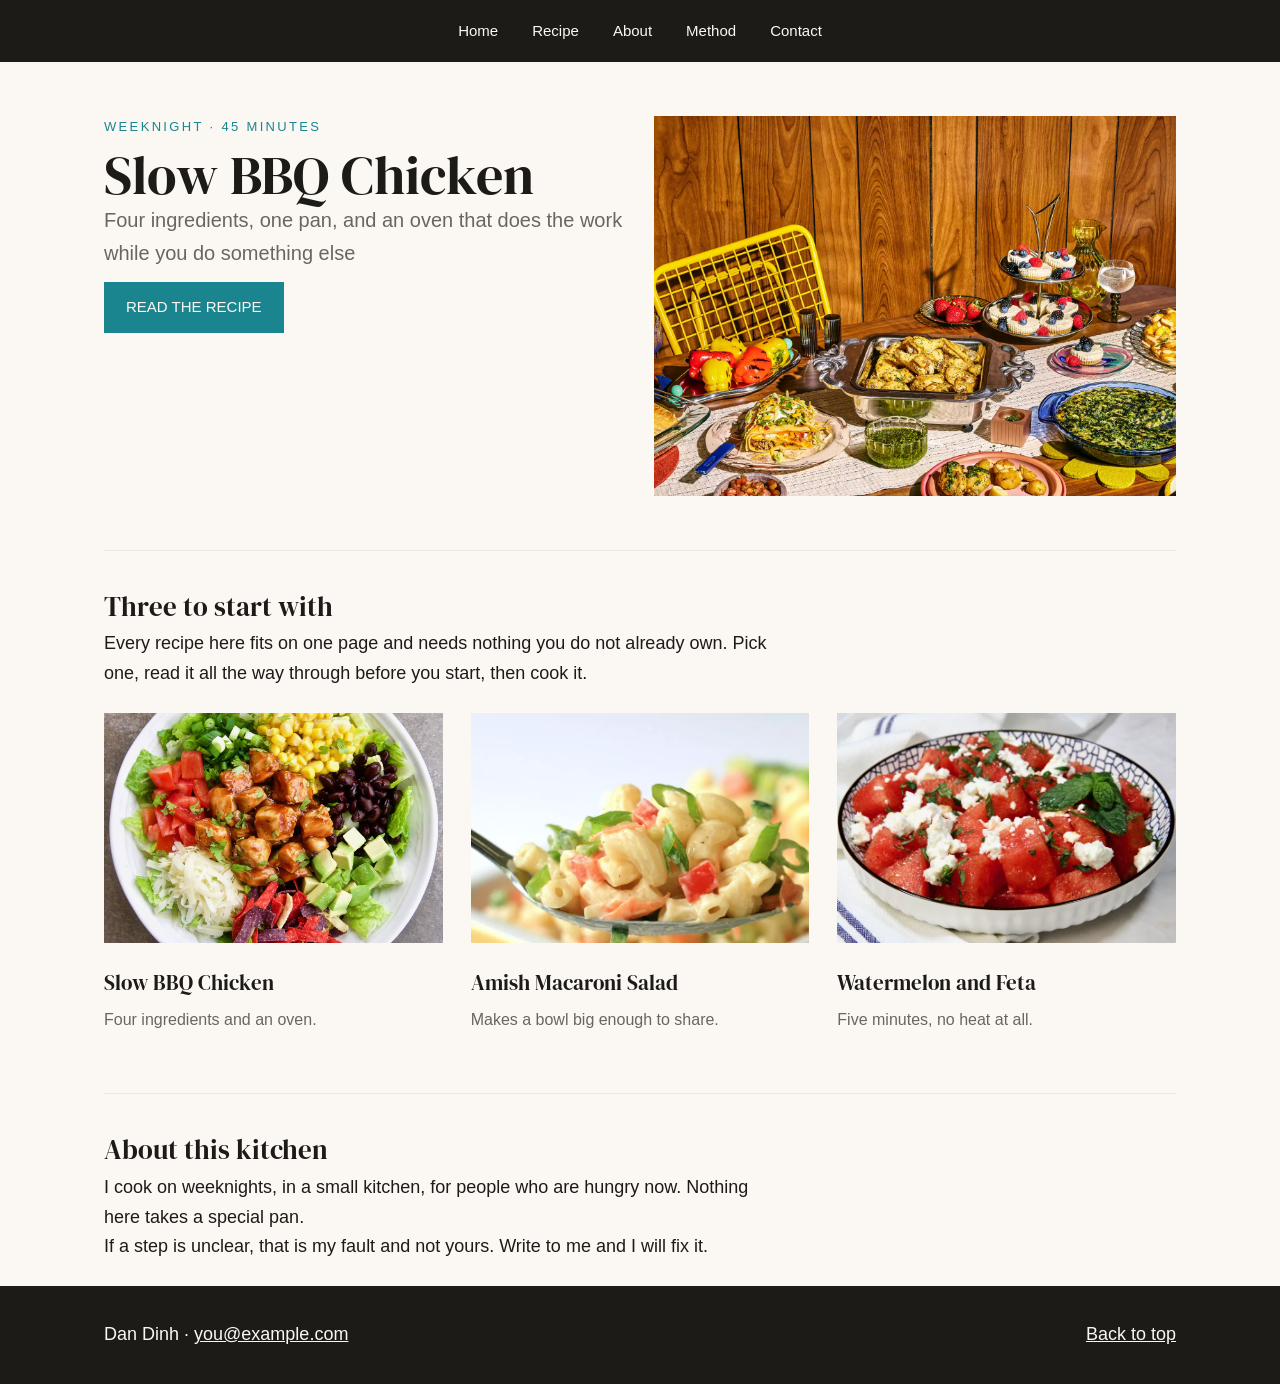
<file: index.html>
<!DOCTYPE html>
<html lang="en">
<head>
    <meta charset="UTF-8">
    <meta name="viewport" content="width=device-width, initial-scale=1.0">
    <title>Jen's Kitchen</title>
    
    <link rel="preconnect" href="https://fonts.googleapis.com">
    <link rel="preconnect" href="https://fonts.gstatic.com" crossorigin>
    <link href="https://fonts.googleapis.com/css2?family=DM+Serif+Display:ital@0;1&display=swap" rel="stylesheet">

    <link rel="stylesheet" href="css/styles.css">
</head>
<body id="top">
    <nav class="site-nav">
        <ul>
            <li>
                <a href="index.html">Home</a>
            </li>
            <li>
                <a href="#cards">Recipe</a>
            </li>
            <li>
                <a href="#about">About</a>
            </li>
            <li>
                <a href="#method">Method</a>
            </li>
            <li>
                <a href="mailto:you@example.com">Contact</a>
            </li>
        </ul>
    </nav>

    <main>
        <header class="hero">
            <div>
                <p class="eyebrow">Weeknight &middot; 45 minutes</p>
                <h1>Slow BBQ Chicken</h1>
                <p class="lede"> Four ingredients, one pan, and an oven that does the work while you do something else</p>
                <a class="button" href="recipes/bbq-chicken.html">Read the recipe</a>
            </div>
            <img src="images/homepage.webp" alt="A plate of BBQ chicken">
        </header>

        <section class="section-head" id="cards">
            <h2>Three to start with</h2>
            <p>Every recipe here fits on one page and needs nothing you do not already own. Pick one, read it all the way through before you start, then cook it.</p>
        </section>

        <section class="cards">
            <article class="card">
                <img src="images/bbq-chicken-card.jpeg" alt="BBQ chicken thighs">
                <h3>Slow BBQ Chicken</h3>
                <p>Four ingredients and an oven.</p>
            </article>

            <article class="card">
                <img src="images/amish-macaroni-salad-card.webp" alt="A bowl of macaroni salad">
                <h3>Amish Macaroni Salad</h3>
                <p>Makes a bowl big enough to share.</p>
            </article>

            <article class="card">
                <img src="images/Watermelon-salad-card.webp" alt="Watermelon with feta and mint">
                <h3>Watermelon and Feta</h3>
                <p>Five minutes, no heat at all.</p>
            </article>
        </section>

        <section class="section-head" id="about">
            <h2>About this kitchen</h2>
            <p>I cook on weeknights, in a small kitchen, for people who are hungry now. Nothing here takes a special pan.</p>
            <p>If a step is unclear, that is my fault and not yours. Write to me and I will fix it.</p>
        </section>

    </main>

    <footer class="site-footer">
        <div class="inner">
            <p>Dan Dinh &middot; <a href=mailto:you@example.com>you@example.com</a></p>
            <p class="right"><a href="atop">Back to top</a></p>
        </div>
    </footer>

</body>
</html>
</file>
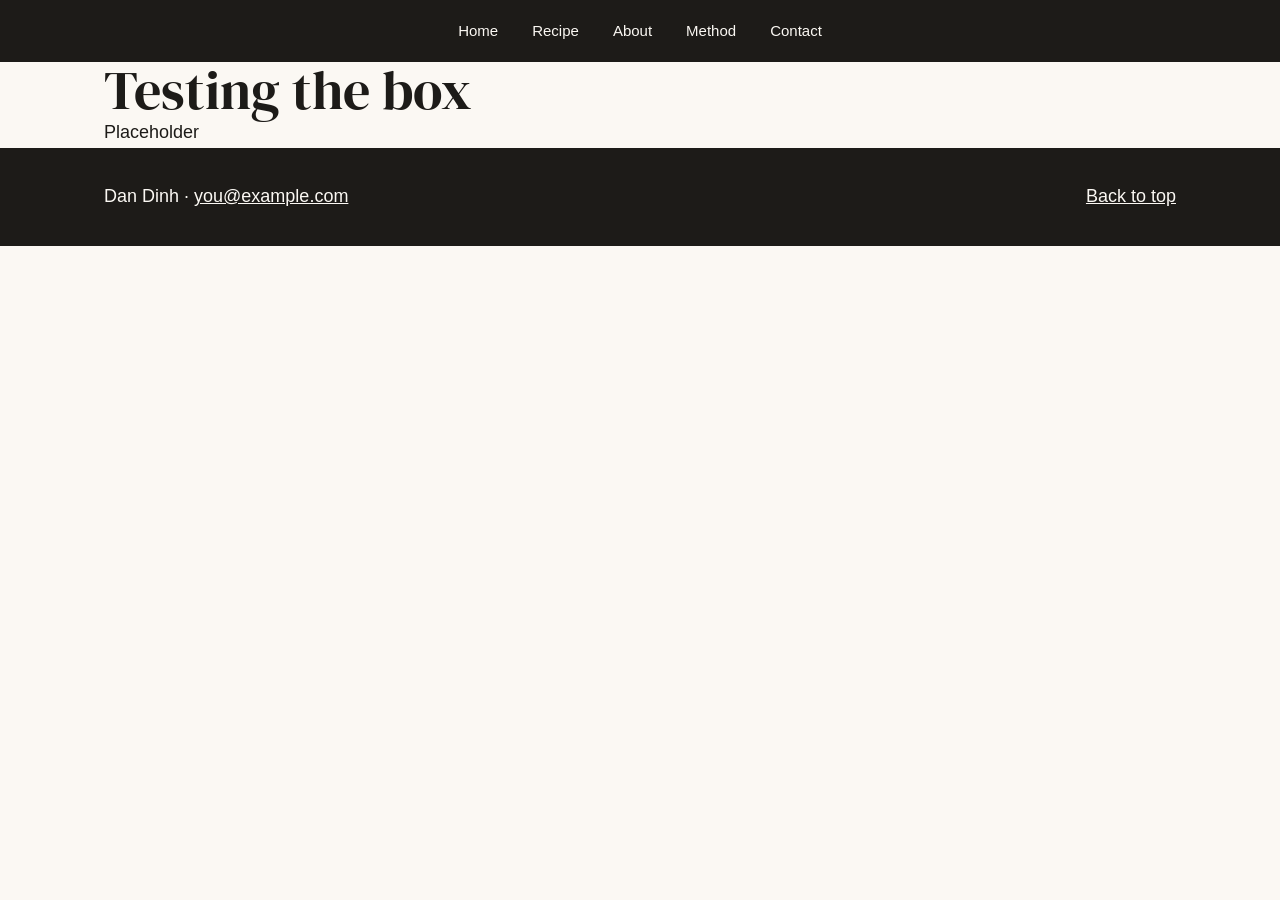
<file: template.html>
<!DOCTYPE html>
<html lang="en">
<head>
    <meta charset="UTF-8">
    <meta name="viewport" content="width=device-width, initial-scale=1.0">
    <title>Document</title>
    
    <link rel="preconnect" href="https://fonts.googleapis.com">
    <link rel="preconnect" href="https://fonts.gstatic.com" crossorigin>
    <link href="https://fonts.googleapis.com/css2?family=DM+Serif+Display:ital@0;1&display=swap" rel="stylesheet">

    <link rel="stylesheet" href="css/styles.css">
</head>
<body id="top">
    <nav class="site-nav">
        <ul>
            <li>
                <a href="index.html">Home</a>
            </li>
            <li>
                <a href="#cards">Recipe</a>
            </li>
            <li>
                <a href="#about">About</a>
            </li>
            <li>
                <a href="#method">Method</a>
            </li>
            <li>
                <a href="mailto:you@example.com">Contact</a>
            </li>
        </ul>
    </nav>

    <main>
        <h1>Testing the box</h1>
        <p>Placeholder</p>
    </main>

    <footer class="site-footer">
        <div class="inner">
            <p>Dan Dinh &middot; <a href=mailto:you@example.com>you@example.com</a></p>
            <p class="right"><a href="atop">Back to top</a></p>
        </div>
    </footer>

</body>
</html>
</file>
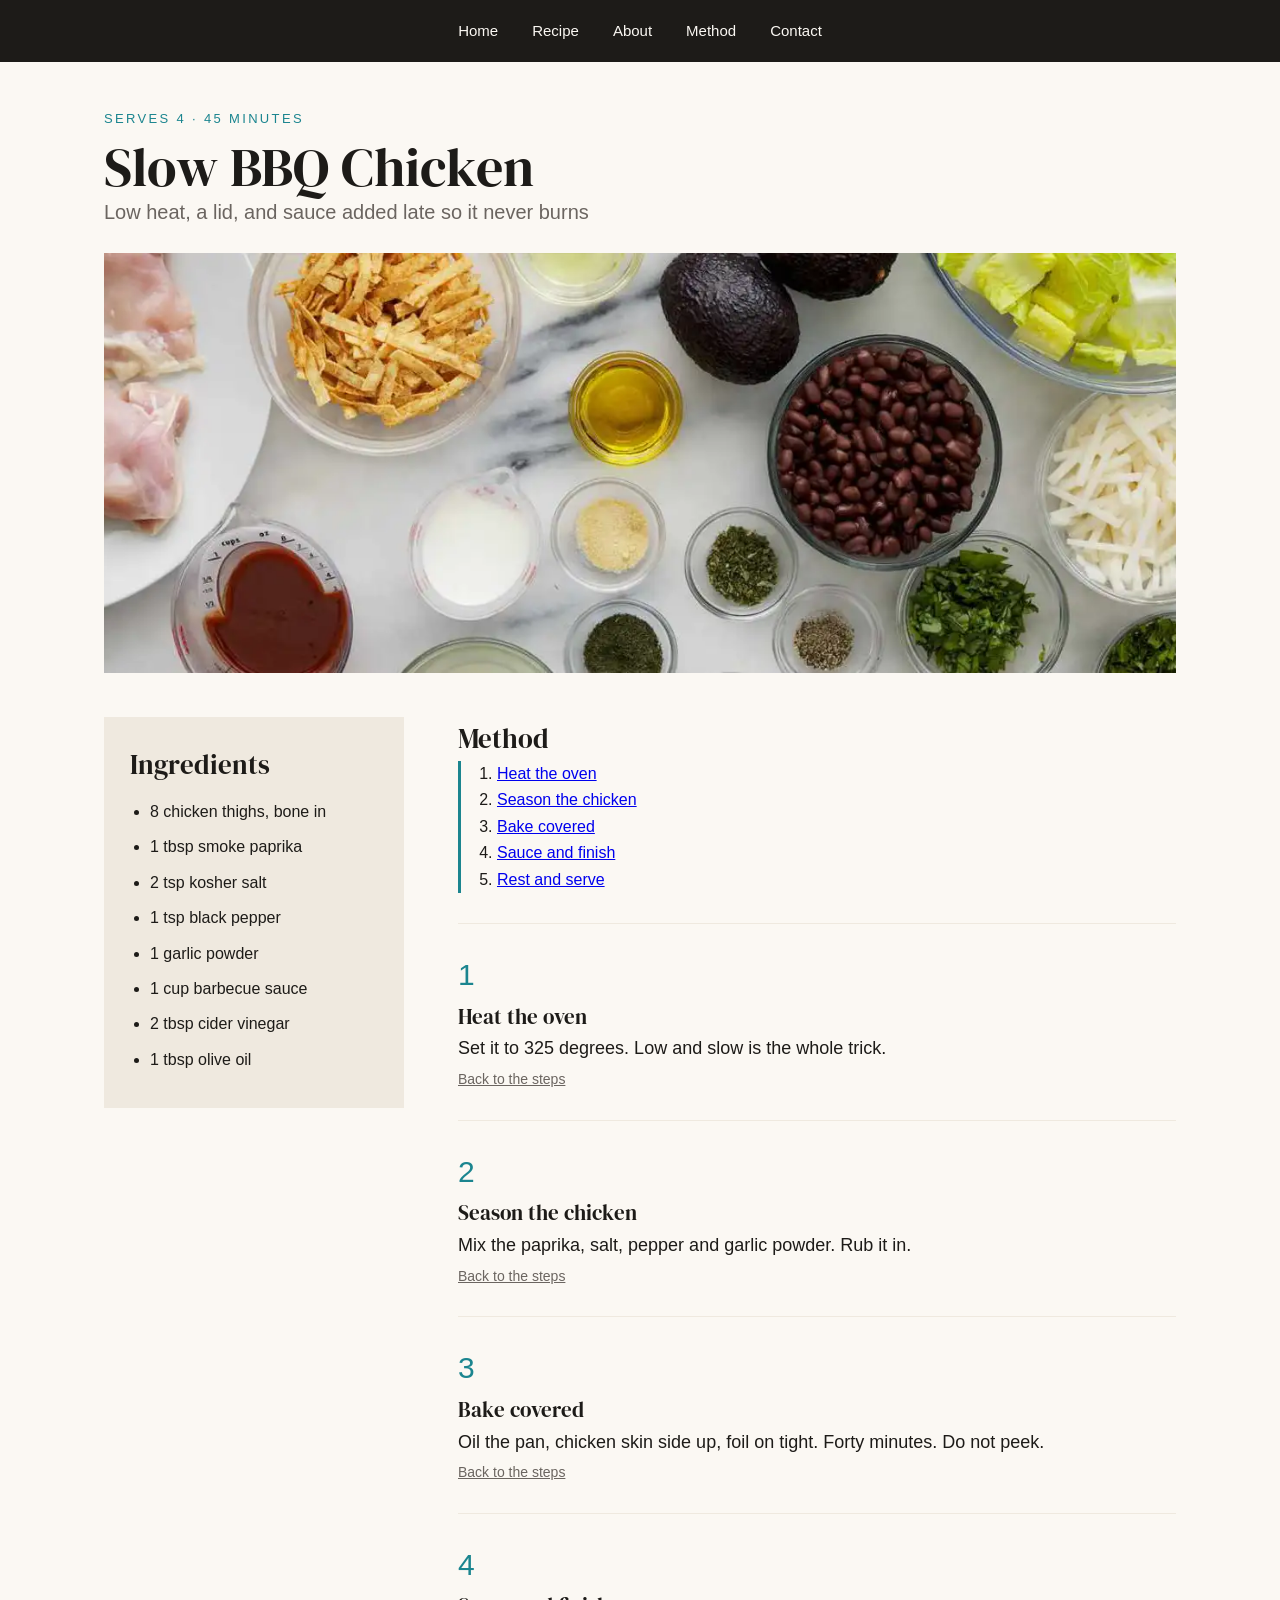
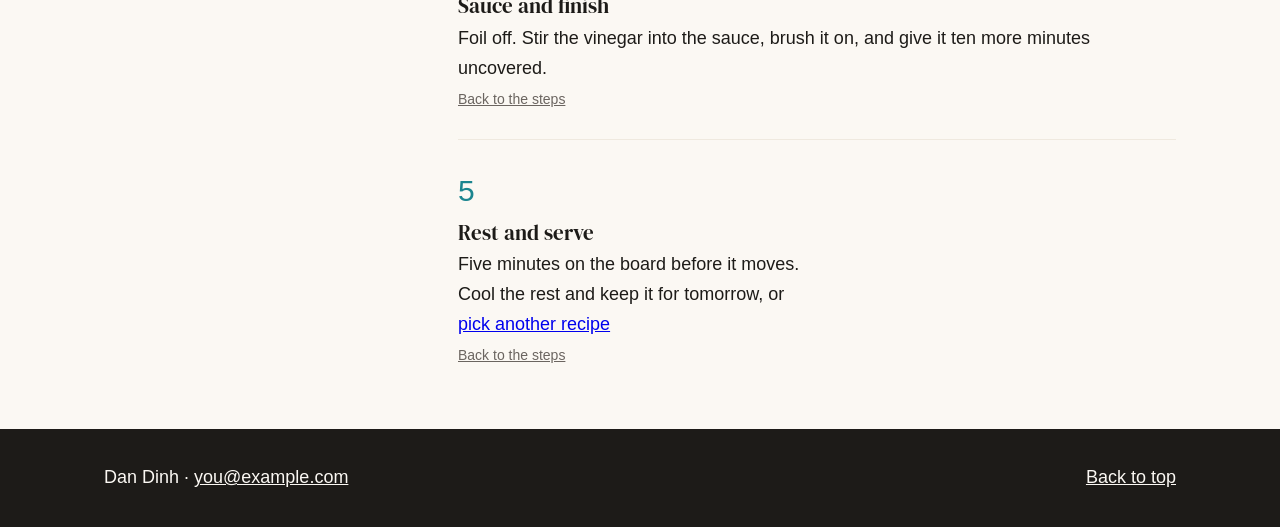
<file: recipes/bbq-chicken.html>
<!DOCTYPE html>
<html lang="en">
<head>
    <meta charset="UTF-8">
    <meta name="viewport" content="width=device-width, initial-scale=1.0">
    <title>Slow BBQ Chicken</title>
    
    <link rel="preconnect" href="https://fonts.googleapis.com">
    <link rel="preconnect" href="https://fonts.gstatic.com" crossorigin>
    <link href="https://fonts.googleapis.com/css2?family=DM+Serif+Display:ital@0;1&display=swap" rel="stylesheet">

    <link rel="stylesheet" href="../css/styles.css">
</head>
<body id="top">
    <nav class="site-nav">
        <ul>
            <li>
                <a href="../index.html">Home</a>
            </li>
            <li>
                <a href="../index.html#cards">Recipe</a>
            </li>
            <li>
                <a href="../index.html#about">About</a>
            </li>
            <li>
                <a href="#method">Method</a>
            </li>
            <li>
                <a href="mailto:you@example.com">Contact</a>
            </li>
        </ul>
    </nav>

    <main>
        <header class="recipe-hero">
            <p class="eyebrow">Serves 4 &middot; 45 minutes</p>
            <h1>Slow BBQ Chicken</h1>
            <p class="lede">Low heat, a lid, and sauce added late so it never burns</p>
            <img src="../images/bbq-chicken-banner.webp" alt="A tray of BBQ Chicken">
        </header>
    
    <div class="recipe-body">
        <aside class="ingredients">
            <h2>Ingredients</h2>
            <ul>
                <li>8 chicken thighs, bone in</li>
                <li>1 tbsp smoke paprika</li>
                <li>2 tsp kosher salt</li>
                <li>1 tsp black pepper</li>
                <li>1 garlic powder</li>
                <li>1 cup barbecue sauce</li>
                <li>2 tbsp cider vinegar</li>
                <li>1 tbsp olive oil</li>
            </ul>
        </aside>
        <section id="method">
            <h2>Method</h2>

            <nav class="jump">
                <ol>
                    <li><a href="#step-1">Heat the oven</a></li>
                    <li><a href="#step-2">Season the chicken</a></li>
                    <li><a href="#step-3">Bake covered</a></li>
                    <li><a href="#step-4">Sauce and finish</a></li>
                    <li><a href="#step-5">Rest and serve</a></li>
                </ol>
            </nav>

            <article class="step" id="step-1">
                <span class="num">1</span>
                <h3>Heat the oven</h3>
                <p>Set it to 325 degrees. Low and slow is the whole trick.</p>
                <p><a class="back" href="#method">Back to the steps</a></p>
            </article>

             <article class="step" id="step-2">
                <span class="num">2</span>
                <h3>Season the chicken</h3>
                <p>Mix the paprika, salt, pepper and garlic powder. Rub it in.</p>
                <p><a class="back" href="#method">Back to the steps</a></p>
            </article>

             <article class="step" id="step-3">
                <span class="num">3</span>
                <h3>Bake covered</h3>
                <p>Oil the pan, chicken skin side up, foil on tight. Forty minutes. Do not peek.</p>
                <p><a class="back" href="#method">Back to the steps</a></p>
            </article>

             <article class="step" id="step-4">
                <span class="num">4</span>
                <h3>Sauce and finish</h3>
                <p>Foil off. Stir the vinegar into the sauce, brush it on, and give it ten more minutes uncovered.</p>
                <p><a class="back" href="#method">Back to the steps</a></p>
            </article>

             <article class="step" id="step-5">
                <span class="num">5</span>
                <h3>Rest and serve</h3>
                <p>Five minutes on the board before it moves.</p>
                <p>Cool the rest and keep it for tomorrow, or</p>
                    <a href=",,/index,html#cards">pick another recipe</a>
                <p><a class="back" href="#method">Back to the steps</a></p>
            </article>

            

        </section>
    </div>

    </main>

    <footer class="site-footer">
        <div class="inner">
            <p>Dan Dinh &middot; <a href=mailto:you@example.com>you@example.com</a></p>
            <p class="right"><a href="atop">Back to top</a></p>
        </div>
    </footer>

</body>
</html>
</file>
<file: css/styles.css>
/*Colors:
ink     #1D1B18
paper   #FBF8F3
bone    #EFE9DF
accent  #1B858F
muted   #6B6560
*/

* {
    box-sizing: border-box;
    margin: 0;
    padding: 0;
}

body {
    background: #FBF8F3;
    color: #1D1B18;
    font-family: 'Inter', Helvetica, Arial, sans-serif;
    font-size: 18px;
    line-height: 1.65;
}

h1, h2, h3 {
    font-family: 'DM Serif Display', Georgia, serif;
    font-weight: 400;
}

.site-nav {
    background: #1D1B18;
}

.site-nav ul {
    list-style: none;
    display: grid;
    grid-template: auto / auto auto auto auto auto;
    gap: 34px;
    width: max-content;
    margin: 0 auto;
    padding: 16px 24px;
}

.site-nav a {
    color: #FBF8F3;
    text-decoration: none;
    font-size: 15px;
}

main {
    max-width: 1120px;
    margin: 0 auto;
    padding: 0 24px;
}

.site-footer {
    background: #1D1B18;
    color: #FBF8F3;
}

.site-footer .inner {
    display: grid;
    grid-template: auto / 1fr 1fr;
    max-width: 1120px;
    margin: 0 auto;
    padding: 34px 24px;
}

.site-footer a {
    color: #FBF8F3;
}

.site-footer .right {
    text-align: right;
}

.hero {
    display: grid;
    grid-template: auto / 1fr 1fr;
    gap: 28px;
    padding: 54px 0;
}

.hero img {
    width: 100%;
    height: 380px;
    object-fit: cover;
}

h1 {
    font-size: 54px;
    line-height:  1.05;
}

.eyebrow {
    font-size: 13px;
    letter-spacing:  0.18em;
    text-transform: uppercase;
    color: #1B858F;
    margin-bottom: 10px;
}

.lede {
    font-size: 20px;
    color: #6B6560;
}

.button {
    display: inline-block;
    margin-top: 12px;
    background: #1B858F;
    color: #FBF8F3;
    text-decoration: none;
    padding: 13px 22px;
    font-size: 15px;
    text-transform: uppercase;
}

.section-head {
    border-top: 1px solid #EFE9DF;
    padding: 34px 0 24px;
}

.section-head p {
    max-width: 68ch;
}

.cards {
    display: grid;
    grid-template: auto / 1fr 1fr 1fr;
    gap: 28px;
    padding-bottom: 60px;
}

.card img {
    width: 100%;
    height: 230px;
    object-fit: cover;
}

.card h3 {
    margin: 14px 0 6px;
}

.card p {
    font-size: 16px;
    color: #6B6560;
}

.recipe-hero {
    padding: 46px 0 34px;
}

.recipe-hero img {
    width: 100%;
    height: 420px;
    object-fit: cover;
    margin-top: 24px;
}

.recipe-body {
    display: grid;
    grid-template: auto / 300px 1fr;
    gap: 54px;
    padding-bottom: 60px;
}

.ingredients {
    background: #EFE9DF;
    padding: 26px;
    align-self: start;
}

.ingredients ul {
    margin: 12px 0 0 20px;
}

.ingredients li {
    margin-bottom: 9px;
    font-size: 16px;
}

.jump {
    border-left: 3px solid #1B858F;
    padding-left: 18px;
    margin-bottom: 30px;
}

.jump ol {
    margin-left: 18px;
}

.jump li {
    font-size: 16px;
}

.step {
    border-top: 1px solid #EFE9DF;
    padding-top: 26px;
    margin-top: 26px;
}

.step .num {
    display: block;
    font-size: 30px;
    color: #1B858F;
}

.back {
    font-size: 14px;
    color: #6B6560;
}
</file>
